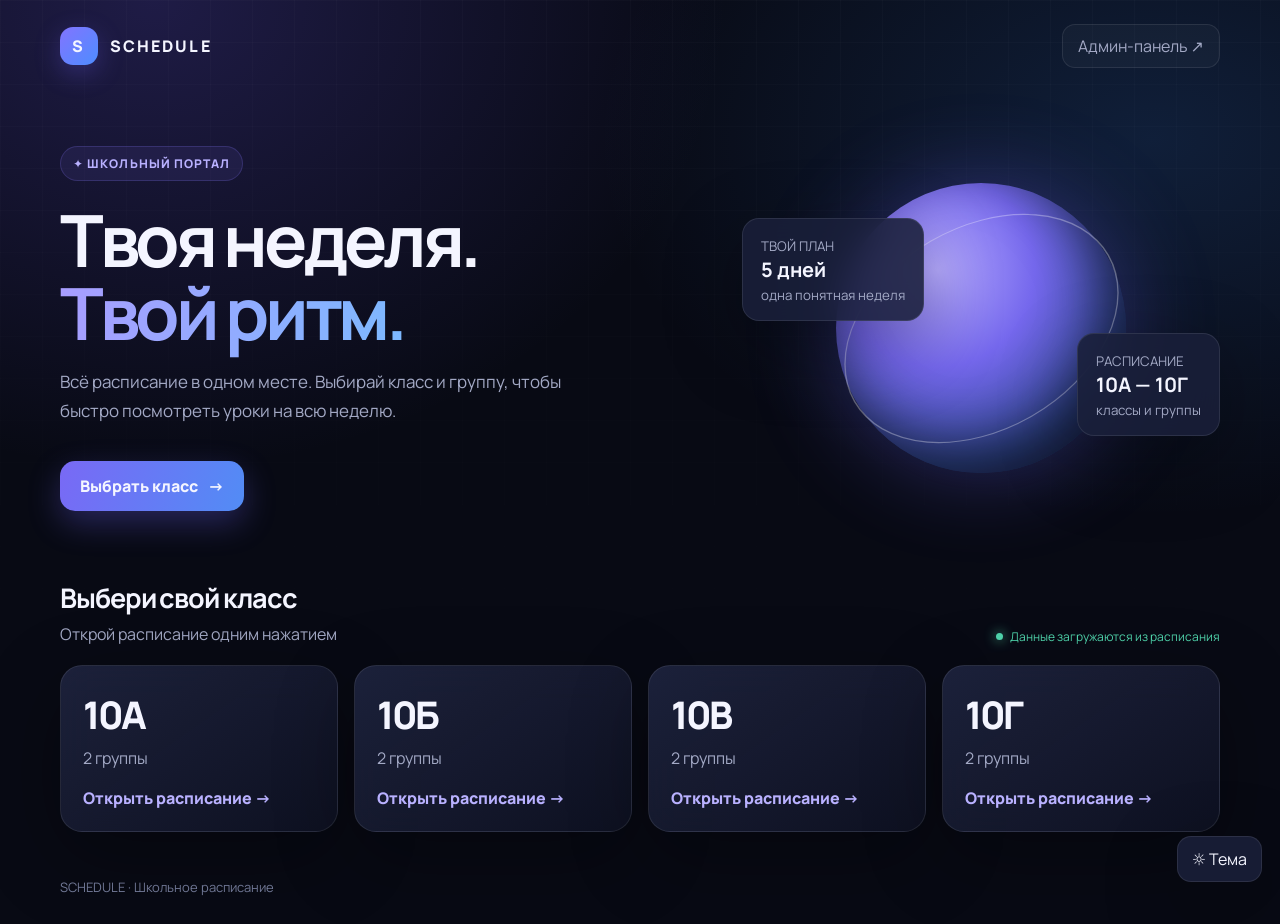
<file: index.html>
<!doctype html><html lang="ru"><head><meta charset="utf-8"><meta name="viewport" content="width=device-width,initial-scale=1"><meta name="theme-color" content="#080a14"><title>Школьное расписание</title><link rel="stylesheet" href="style.css"><script>(()=>{try{if(localStorage.getItem('schedule_theme')==='light')document.documentElement.dataset.theme='light'}catch(e){}})()</script></head><body><main class="shell"><nav class="topbar"><a class="brand" href="index.html"><span class="brand-mark">S</span><span>SCHEDULE</span></a><a class="navlink" href="admin.html">Админ-панель ↗</a></nav><section class="hero"><div><span class="eyebrow">✦ школьный портал</span><h1>Твоя неделя.<br><span class="gradient">Твой ритм.</span></h1><p class="lead">Всё расписание в одном месте. Выбирай класс и группу, чтобы быстро посмотреть уроки на всю неделю.</p><a class="primary" href="#classes">Выбрать класс <span>→</span></a></div><div class="hero-art"><div class="orb"></div><div class="float-card fc1"><small>ТВОЙ ПЛАН</small><strong>5 дней</strong><small>одна понятная неделя</small></div><div class="float-card fc2"><small>РАСПИСАНИЕ</small><strong>10А — 10Г</strong><small>классы и группы</small></div></div></section><section id="classes"><div class="section-head"><div><h2>Выбери свой класс</h2><p>Открой расписание одним нажатием</p></div><span class="status">Данные загружаются из расписания</span></div><div class="class-grid" id="class-grid"><article class="class-card"><div class="class-num">…</div><p>Загружаем классы</p></article></div></section><footer class="footer">SCHEDULE · Школьное расписание</footer></main><button class="theme-toggle" id="theme-toggle" type="button">☼ Тема</button><script>
const grid=document.getElementById('class-grid');
fetch('data.json?v='+Date.now()).then(r=>{if(!r.ok)throw Error('Не удалось загрузить data.json');return r.json()}).then(data=>{grid.replaceChildren();Object.keys(data).sort().forEach(cls=>{const card=document.createElement('a');card.className='class-card';card.href='schedule.html?class='+encodeURIComponent(cls);const num=document.createElement('div');num.className='class-num';num.textContent=cls;const p=document.createElement('p');const groups=Object.keys(data[cls]||{}).length;p.textContent=groups+' '+(groups===1?'группа':groups>=2&&groups<=4?'группы':'групп');const link=document.createElement('span');link.className='card-link';link.textContent='Открыть расписание →';card.append(num,p,link);grid.append(card)})}).catch(e=>{grid.textContent='Не удалось загрузить классы. Проверьте наличие data.json.';console.error(e)});
document.getElementById('theme-toggle').onclick=()=>{const light=document.documentElement.dataset.theme!=='light';if(light){document.documentElement.dataset.theme='light';localStorage.setItem('schedule_theme','light')}else{delete document.documentElement.dataset.theme;localStorage.setItem('schedule_theme','dark')}};
</script></body></html>
</file>
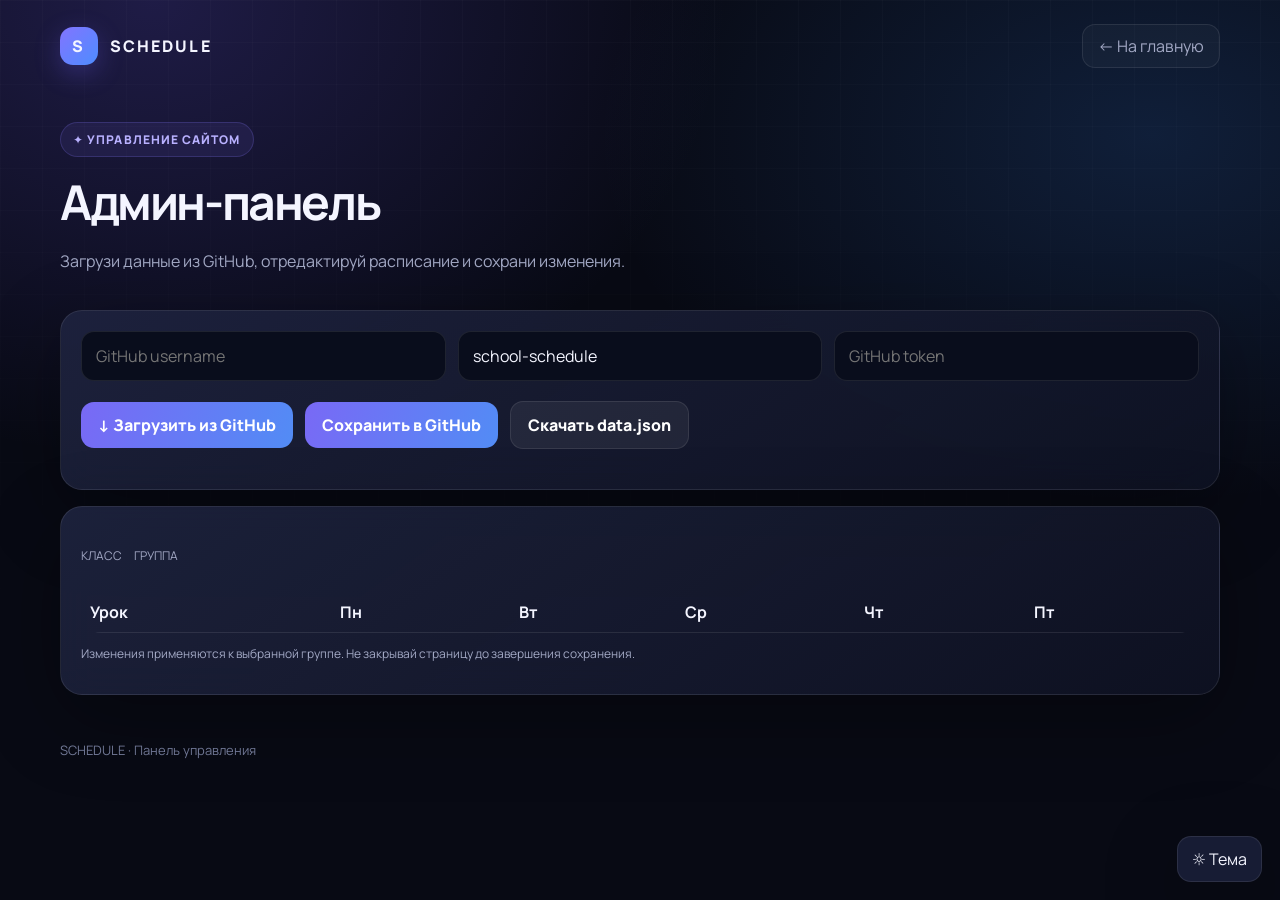
<file: admin.html>
<!doctype html><html lang="ru"><head><meta charset="utf-8"><meta name="viewport" content="width=device-width,initial-scale=1"><title>Админ-панель · SCHEDULE</title><link rel="stylesheet" href="style.css"><script>(()=>{try{if(localStorage.getItem('schedule_theme')==='light')document.documentElement.dataset.theme='light'}catch(e){}})()</script></head><body><main class="shell"><nav class="topbar"><a class="brand" href="index.html"><span class="brand-mark">S</span><span>SCHEDULE</span></a><a class="navlink" href="index.html">← На главную</a></nav><header class="page-head"><span class="eyebrow">✦ управление сайтом</span><h1>Админ-панель</h1><p class="muted">Загрузи данные из GitHub, отредактируй расписание и сохрани изменения.</p></header><section class="glass" style="padding:20px"><div class="admin-grid"><input class="field" id="owner" placeholder="GitHub username"><input class="field" id="repo" value="school-schedule" placeholder="Репозиторий"><input class="field" id="token" type="password" placeholder="GitHub token"></div><div class="toolbar"><button class="action" id="load">↓ Загрузить из GitHub</button><button class="action" id="save">Сохранить в GitHub</button><button class="action secondary" id="download">Скачать data.json</button></div><div class="message" id="message"></div></section><section class="glass" style="padding:20px;margin-top:16px"><div class="toolbar"><div><div class="muted" style="font-size:12px;margin-bottom:8px">КЛАСС</div><div class="pill-row" id="classes"></div></div><div><div class="muted" style="font-size:12px;margin-bottom:8px">ГРУППА</div><div class="pill-row" id="groups"></div></div></div><div class="schedule-wrap"><table class="admin-table"><thead><tr><th>Урок</th><th>Пн</th><th>Вт</th><th>Ср</th><th>Чт</th><th>Пт</th></tr></thead><tbody id="editor"></tbody></table></div><p class="muted" style="font-size:12px">Изменения применяются к выбранной группе. Не закрывай страницу до завершения сохранения.</p></section><footer class="footer">SCHEDULE · Панель управления</footer></main><button class="theme-toggle" id="theme-toggle">☼ Тема</button><script>
let DATA=null,sha=null,cls='10Г',grp='Группа 2';const $=id=>document.getElementById(id);function msg(s,err=false){const m=$('message');m.textContent=s;m.className='message show'+(err?' error':'')}function creds(){const owner=$('owner').value.trim(),repo=$('repo').value.trim(),token=$('token').value.trim();if(!owner||!repo||!token){msg('Заполни логин, репозиторий и токен GitHub.',true);return null}sessionStorage.setItem('gh_owner',owner);sessionStorage.setItem('gh_repo',repo);return{owner,repo,token}}function url(c){return `https://api.github.com/repos/${encodeURIComponent(c.owner)}/${encodeURIComponent(c.repo)}/contents/data.json`}function decode(s){return decodeURIComponent(escape(atob(s.replace(/\n/g,''))))}function encode(s){return btoa(unescape(encodeURIComponent(s)))}async function load(){const c=creds();if(!c)return;try{const r=await fetch(url(c)+'?t='+Date.now(),{headers:{Authorization:'Bearer '+c.token,Accept:'application/vnd.github+json'}});if(!r.ok)throw Error('GitHub HTTP '+r.status);const j=await r.json();DATA=JSON.parse(decode(j.content));sha=j.sha;render();msg('Данные успешно загружены из GitHub.')}catch(e){msg('Не удалось загрузить: '+e.message,true)}}function render(){if(!DATA)return;if(!DATA[cls])cls=Object.keys(DATA)[0];if(!DATA[cls][grp])grp=Object.keys(DATA[cls])[0];$('classes').replaceChildren();$('groups').replaceChildren();Object.keys(DATA).forEach(c=>mkpill($('classes'),c,c===cls,()=>{cls=c;render()}));Object.keys(DATA[cls]).forEach(g=>mkpill($('groups'),g,g===grp,()=>{grp=g;render()}));const body=$('editor');body.replaceChildren();const grid=DATA[cls][grp].grid;for(let i=0;i<8;i++){const tr=document.createElement('tr'),th=document.createElement('th');th.textContent=(i+1)+' урок';tr.append(th);for(let d=0;d<5;d++){const td=document.createElement('td'),input=document.createElement('input');input.className='field';input.value=grid[i]?.[d]||'';input.setAttribute('aria-label',`${i+1} урок, день ${d+1}`);input.oninput=()=>{DATA[cls][grp].grid[i][d]=input.value.trim()};td.append(input);tr.append(td)}body.append(tr)}}function mkpill(parent,label,active,fn){const b=document.createElement('button');b.className='pill'+(active?' active':'');b.textContent=label;b.onclick=fn;parent.append(b)}async function save(){const c=creds();if(!c||!DATA)return;try{if(!sha){const check=await fetch(url(c),{headers:{Authorization:'Bearer '+c.token,Accept:'application/vnd.github+json'}});if(!check.ok)throw Error('Не удалось получить SHA файла: '+check.status);sha=(await check.json()).sha}const r=await fetch(url(c),{method:'PUT',headers:{Authorization:'Bearer '+c.token,Accept:'application/vnd.github+json','Content-Type':'application/json'},body:JSON.stringify({message:'Обновление школьного расписания',content:encode(JSON.stringify(DATA,null,2)),sha})});if(!r.ok)throw Error('GitHub HTTP '+r.status);const j=await r.json();sha=j.content.sha;msg('Сохранено в GitHub! Обычно Pages обновляется в течение нескольких минут.')}catch(e){msg('Ошибка сохранения: '+e.message,true)}}$('load').onclick=load;$('save').onclick=save;$('download').onclick=()=>{if(!DATA){msg('Сначала загрузи данные.',true);return}const a=document.createElement('a'),blob=new Blob([JSON.stringify(DATA,null,2)],{type:'application/json'});a.href=URL.createObjectURL(blob);a.download='data.json';a.click();URL.revokeObjectURL(a.href)};window.addEventListener('DOMContentLoaded',()=>{$('owner').value=sessionStorage.getItem('gh_owner')||'';$('repo').value=sessionStorage.getItem('gh_repo')||'school-schedule'});$('theme-toggle').onclick=()=>{const light=document.documentElement.dataset.theme!=='light';if(light){document.documentElement.dataset.theme='light';localStorage.setItem('schedule_theme','light')}else{delete document.documentElement.dataset.theme;localStorage.setItem('schedule_theme','dark')}};
</script></body></html>
</file>
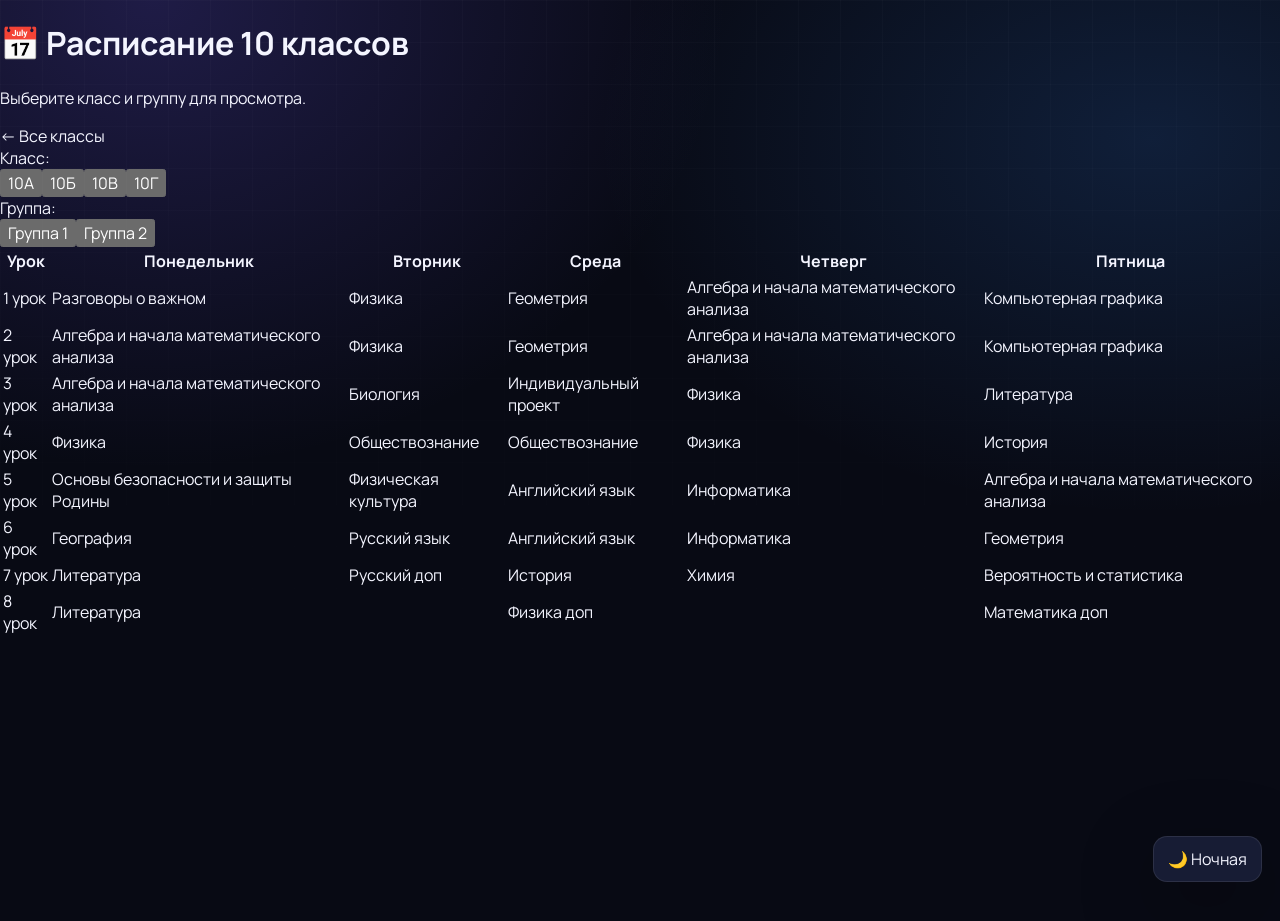
<file: raspisanie.html>
<!DOCTYPE html>
<html lang="ru">
<head>
<meta charset="UTF-8">
<meta name="viewport" content="width=device-width, initial-scale=1.0">
<title>Расписание 10 классов</title>
<link rel="stylesheet" href="style.css">
</head>
<body>
<div class="wrap">

  <header>
    <div>
      <h1>📅 Расписание 10 классов</h1>
      <p>Выберите класс и группу для просмотра.</p>
    </div>
    <a class="back-link" href="index.html">← Все классы</a>
  </header>

  <div class="controls">
    <div class="control-row">
      <span class="control-label">Класс:</span>
      <div class="btn-group" id="class-btns"></div>
    </div>
    <div class="control-row">
      <span class="control-label">Группа:</span>
      <div class="btn-group" id="group-btns"></div>
    </div>
  </div>

  <div class="table-container">
    <table>
      <thead>
        <tr>
          <th class="lesson-num">Урок</th>
          <th class="day-header" data-day="0">Понедельник</th>
          <th class="day-header" data-day="1">Вторник</th>
          <th class="day-header" data-day="2">Среда</th>
          <th class="day-header" data-day="3">Четверг</th>
          <th class="day-header" data-day="4">Пятница</th>
        </tr>
      </thead>
      <tbody id="tbody"></tbody>
    </table>
  </div>

</div>

<button class="theme-toggle" id="theme-toggle" type="button" aria-label="Переключить тему">
  <span class="theme-icon">🌙</span>
  <span class="theme-text">Ночная</span>
</button>

<script>
const DAYS = 5;
let DATA = null;
let CURRENT_CLASS = '10А';
let CURRENT_GROUP = 'Группа 1';

/* ===== ТЕМА ===== */
const THEME_KEY = 'schedule_theme';

function applyTheme(theme) {
  const btn = document.getElementById('theme-toggle');
  const icon = btn.querySelector('.theme-icon');
  const text = btn.querySelector('.theme-text');
  if (theme === 'dark') {
    document.body.classList.add('dark');
    icon.textContent = '☀️';
    text.textContent = 'Дневная';
  } else {
    document.body.classList.remove('dark');
    icon.textContent = '🌙';
    text.textContent = 'Ночная';
  }
}

function initTheme() {
  const saved = localStorage.getItem(THEME_KEY) || 'light';
  applyTheme(saved);
  document.getElementById('theme-toggle').addEventListener('click', () => {
    const isDark = document.body.classList.contains('dark');
    const next = isDark ? 'light' : 'dark';
    localStorage.setItem(THEME_KEY, next);
    applyTheme(next);
  });
}

/* ===== ДАННЫЕ ===== */
async function load() {
  try {
    const res = await fetch('data.json?t=' + Date.now());
    DATA = await res.json();
    renderButtons();
    renderTable();
  } catch (e) {
    alert('Ошибка загрузки данных: ' + e.message);
  }
}

function renderButtons() {
  const classBtns = document.getElementById('class-btns');
  const groupBtns = document.getElementById('group-btns');
  classBtns.innerHTML = '';
  groupBtns.innerHTML = '';

  Object.keys(DATA).forEach(cls => {
    const btn = document.createElement('button');
    btn.className = 'ctrl-btn' + (cls === CURRENT_CLASS ? ' active' : '');
    btn.textContent = cls;
    btn.onclick = () => {
      CURRENT_CLASS = cls;
      renderButtons();
      renderTable();
    };
    classBtns.appendChild(btn);
  });

  Object.keys(DATA[CURRENT_CLASS]).forEach(grp => {
    const btn = document.createElement('button');
    btn.className = 'ctrl-btn' + (grp === CURRENT_GROUP ? ' active' : '');
    btn.textContent = grp;
    btn.onclick = () => {
      CURRENT_GROUP = grp;
      renderButtons();
      renderTable();
    };
    groupBtns.appendChild(btn);
  });
}

function renderTable() {
  const tbody = document.getElementById('tbody');
  tbody.innerHTML = '';
  const grid = DATA[CURRENT_CLASS][CURRENT_GROUP].grid;

  grid.forEach((row, r) => {
    const tr = document.createElement('tr');
    const th = document.createElement('td');
    th.className = 'lesson-num';
    th.textContent = (r + 1) + ' урок';
    tr.appendChild(th);

    for (let d = 0; d < DAYS; d++) {
      const td = document.createElement('td');
      td.className = 'cell';
      td.textContent = row[d] || '';
      tr.appendChild(td);
    }
    tbody.appendChild(tr);
  });
}

initTheme();
load();
</script>
</body>
</html>
</file>
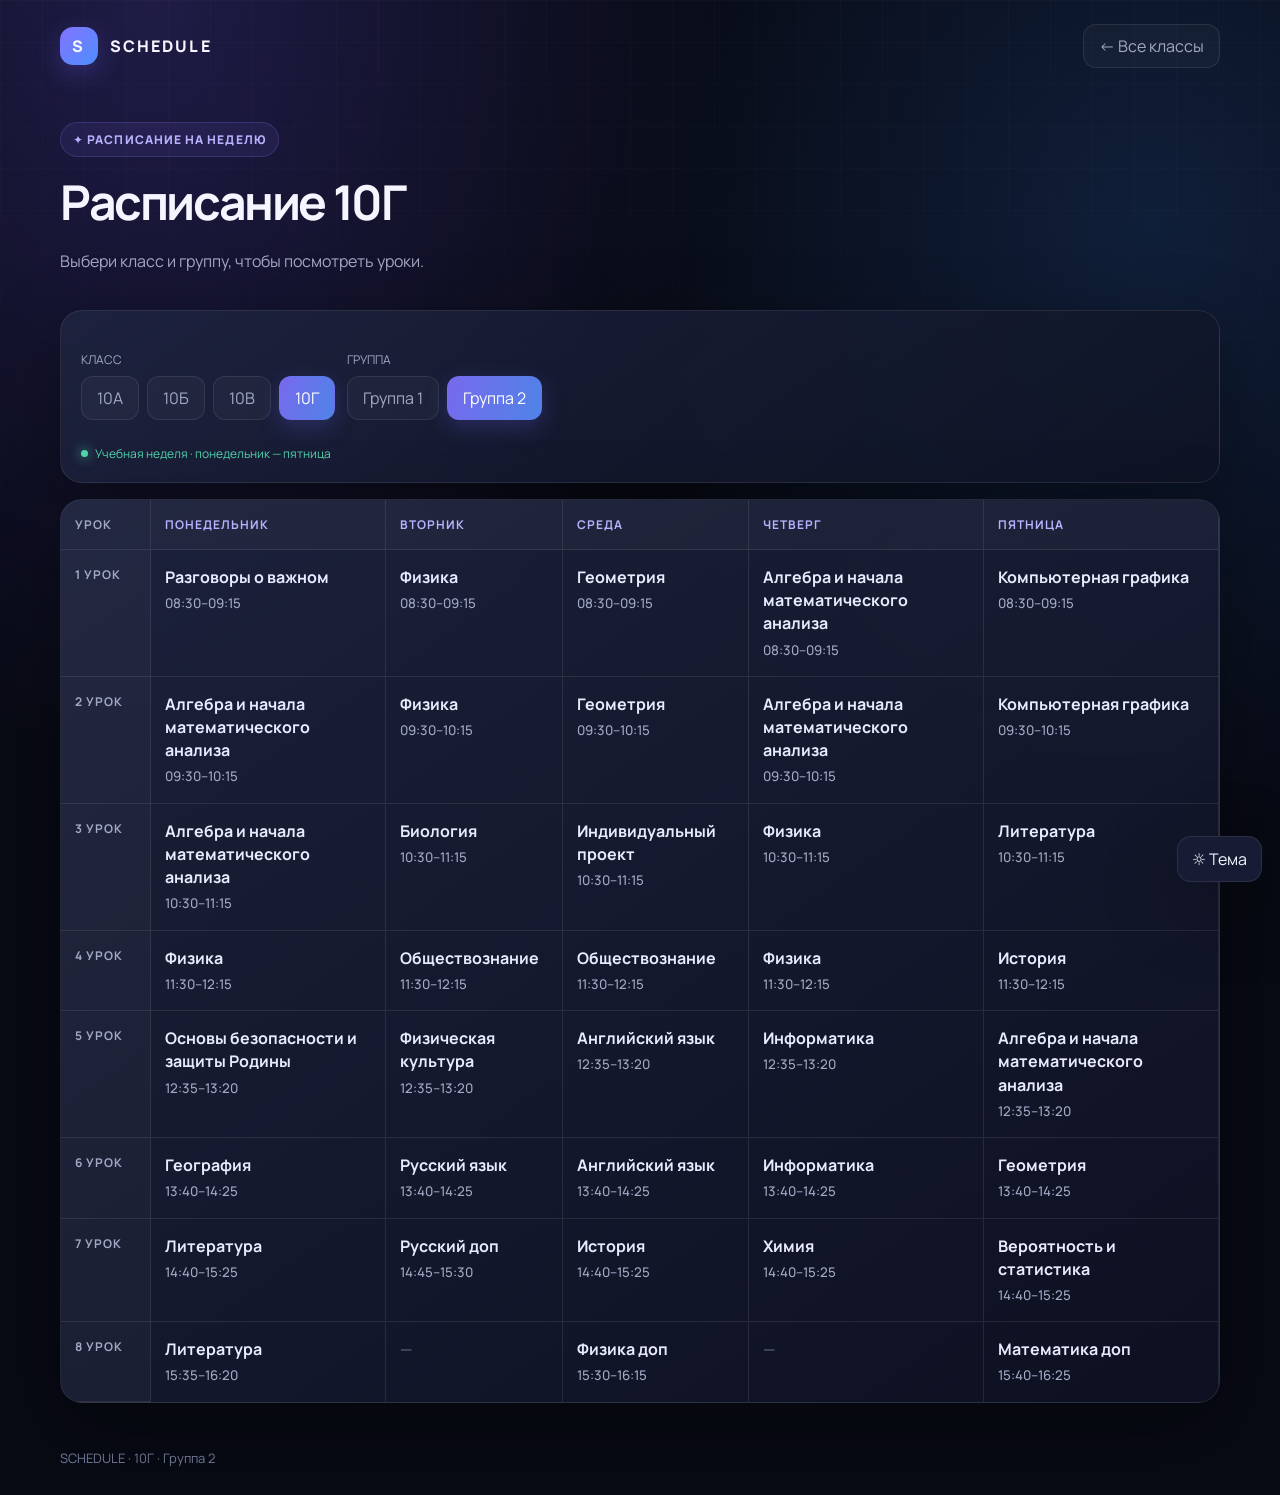
<file: schedule.html>
<!doctype html><html lang="ru"><head><meta charset="utf-8"><meta name="viewport" content="width=device-width,initial-scale=1"><meta name="theme-color" content="#080a14"><title>Расписание класса</title><link rel="stylesheet" href="style.css"><script>(()=>{try{if(localStorage.getItem('schedule_theme')==='light')document.documentElement.dataset.theme='light'}catch(e){}})()</script></head><body><main class="shell"><nav class="topbar"><a class="brand" href="index.html"><span class="brand-mark">S</span><span>SCHEDULE</span></a><a class="navlink" href="index.html">← Все классы</a></nav><header class="page-head"><span class="eyebrow">✦ расписание на неделю</span><h1 id="page-title">Расписание</h1><p class="muted">Выбери класс и группу, чтобы посмотреть уроки.</p></header><section class="glass" style="padding:20px"><div class="toolbar"><div><div class="muted" style="font-size:12px;margin-bottom:8px">КЛАСС</div><div class="pill-row" id="class-pills"></div></div><div><div class="muted" style="font-size:12px;margin-bottom:8px">ГРУППА</div><div class="pill-row" id="group-pills"></div></div></div><div class="status" id="week-status">Учебная неделя · понедельник — пятница</div></section><section class="schedule-wrap glass" style="margin-top:16px"><table class="schedule"><thead><tr><th>Урок</th><th>Понедельник</th><th>Вторник</th><th>Среда</th><th>Четверг</th><th>Пятница</th></tr></thead><tbody id="schedule-body"></tbody></table></section><section class="mobile-days" id="mobile-days"></section><footer class="footer">SCHEDULE · <span id="footer-class"></span></footer></main><button class="theme-toggle" id="theme-toggle" type="button">☼ Тема</button><script>
const DAYS=['Понедельник','Вторник','Среда','Четверг','Пятница'];
const TIMES=[['08:30–09:15','09:30–10:15','10:30–11:15','11:30–12:15','12:35–13:20','13:40–14:25','14:40–15:25','15:35–16:20'],['08:30–09:15','09:30–10:15','10:30–11:15','11:30–12:15','12:35–13:20','13:40–14:25','14:45–15:30',''],['08:30–09:15','09:30–10:15','10:30–11:15','11:30–12:15','12:35–13:20','13:40–14:25','14:40–15:25','15:30–16:15'],['08:30–09:15','09:30–10:15','10:30–11:15','11:30–12:15','12:35–13:20','13:40–14:25','14:40–15:25',''],['08:30–09:15','09:30–10:15','10:30–11:15','11:30–12:15','12:35–13:20','13:40–14:25','14:40–15:25','15:40–16:25']];
let DATA={},currentClass=new URLSearchParams(location.search).get('class')||'10Г',currentGroup='Группа 2';
const $=id=>document.getElementById(id);function pill(container,label,active,fn){const b=document.createElement('button');b.className='pill'+(active?' active':'');b.textContent=label;b.onclick=fn;container.append(b)}
function render(){const groups=Object.keys(DATA[currentClass]||{});if(!groups.includes(currentGroup))currentGroup=groups[0]||'';$('page-title').textContent='Расписание '+currentClass;$('footer-class').textContent=currentClass+' · '+currentGroup;const cp=$('class-pills'),gp=$('group-pills');cp.replaceChildren();gp.replaceChildren();Object.keys(DATA).sort().forEach(c=>pill(cp,c,c===currentClass,()=>{currentClass=c;render();history.replaceState(null,'','?class='+encodeURIComponent(c))}));groups.forEach(g=>pill(gp,g,g===currentGroup,()=>{currentGroup=g;render()}));const grid=DATA[currentClass]?.[currentGroup]?.grid||[];const tbody=$('schedule-body');tbody.replaceChildren();for(let i=0;i<8;i++){const tr=document.createElement('tr'),th=document.createElement('th');th.textContent=(i+1)+' урок';tr.append(th);for(let d=0;d<5;d++){const td=document.createElement('td'),v=grid[i]?.[d]||'';td.textContent=v||'—';if(!v)td.className='empty';else td.className='lesson';const time=TIMES[d][i];if(time){const small=document.createElement('small');small.textContent=time;td.append(small)}tr.append(td)}tbody.append(tr)}const mobile=$('mobile-days');mobile.replaceChildren();DAYS.forEach((day,d)=>{const card=document.createElement('article');card.className='day-card glass';const h=document.createElement('h3');h.textContent=day;card.append(h);let count=0;for(let i=0;i<8;i++){const name=grid[i]?.[d]||'';if(!name)continue;count++;const row=document.createElement('div');row.className='lesson-row';const time=document.createElement('div');time.className='lesson-time';time.textContent=TIMES[d][i]||'';const subject=document.createElement('div');subject.className='lesson-name';subject.textContent=name;row.append(time,subject);card.append(row)}if(!count){const p=document.createElement('p');p.className='muted';p.textContent='Уроков нет';card.append(p)}mobile.append(card)})}
fetch('data.json?v='+Date.now()).then(r=>{if(!r.ok)throw Error('HTTP '+r.status);return r.json()}).then(data=>{DATA=data;if(!DATA[currentClass])currentClass=Object.keys(DATA)[0];render()}).catch(e=>{$('page-title').textContent='Не удалось загрузить расписание';console.error(e)});
$('theme-toggle').onclick=()=>{const light=document.documentElement.dataset.theme!=='light';if(light){document.documentElement.dataset.theme='light';localStorage.setItem('schedule_theme','light')}else{delete document.documentElement.dataset.theme;localStorage.setItem('schedule_theme','dark')}};
</script></body></html>
</file>
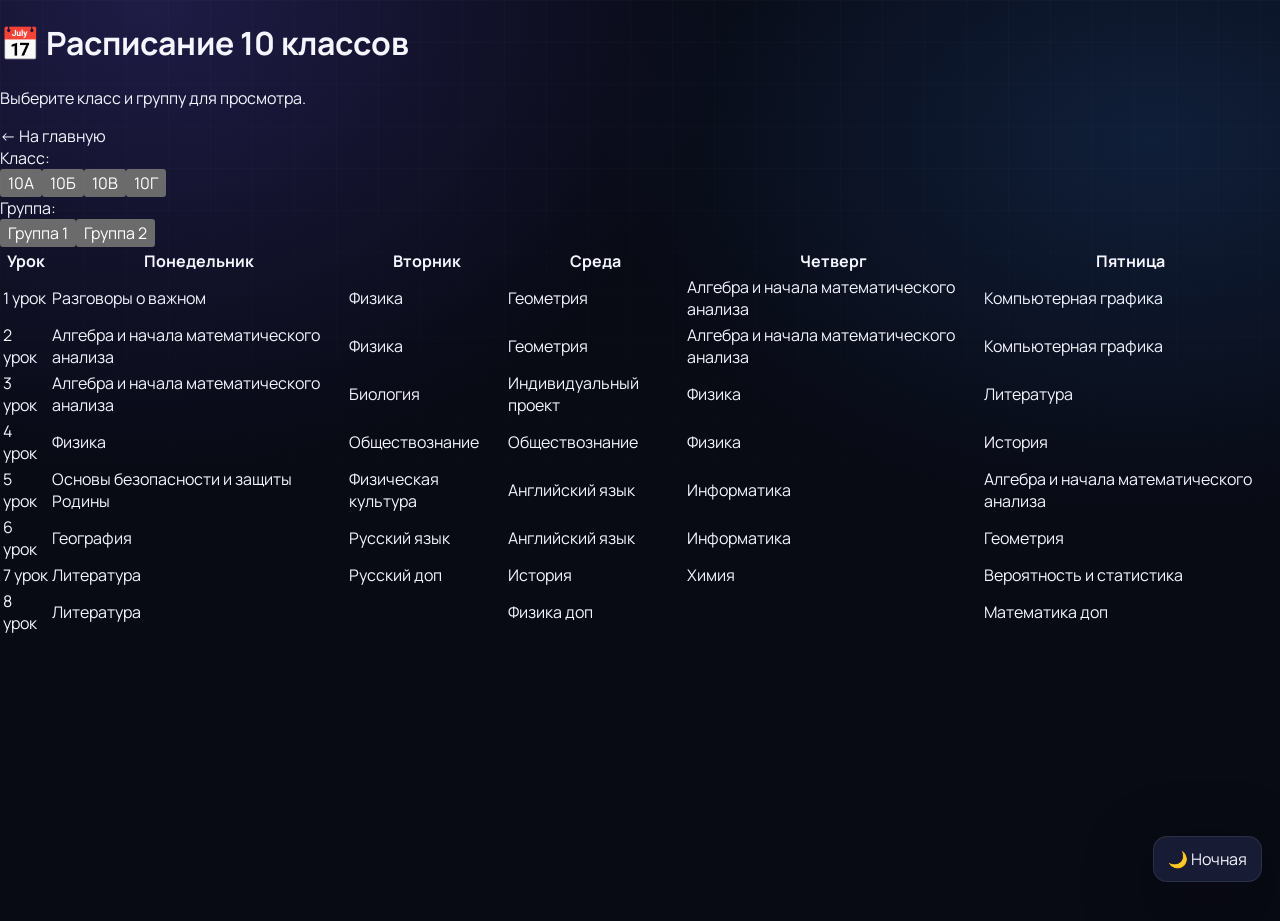
<file: schedule10.html>
<!DOCTYPE html>
<html lang="ru">
<head>
<meta charset="UTF-8">
<meta name="viewport" content="width=device-width, initial-scale=1.0">
<title>Расписание 10 классов</title>
<link rel="stylesheet" href="style.css">
</head>
<body>
<div class="wrap">

  <header>
    <div>
      <h1>📅 Расписание 10 классов</h1>
      <p>Выберите класс и группу для просмотра.</p>
    </div>
    <a class="back-link" href="index.html">← На главную</a>
  </header>

  <div class="controls">
    <div class="control-row">
      <span class="control-label">Класс:</span>
      <div class="btn-group" id="class-btns"></div>
    </div>
    <div class="control-row">
      <span class="control-label">Группа:</span>
      <div class="btn-group" id="group-btns"></div>
    </div>
  </div>

  <div class="table-container">
    <table>
      <thead>
        <tr>
          <th class="lesson-num">Урок</th>
          <th class="day-header" data-day="0">Понедельник</th>
          <th class="day-header" data-day="1">Вторник</th>
          <th class="day-header" data-day="2">Среда</th>
          <th class="day-header" data-day="3">Четверг</th>
          <th class="day-header" data-day="4">Пятница</th>
        </tr>
      </thead>
      <tbody id="tbody"></tbody>
    </table>
  </div>

</div>

<button class="theme-toggle" id="theme-toggle" type="button" aria-label="Переключить тему">
  <span class="theme-icon">🌙</span>
  <span class="theme-text">Ночная</span>
</button>

<script>
const DAYS = 5;
let DATA = null;
let CURRENT_CLASS = '10А';
let CURRENT_GROUP = 'Группа 1';

const THEME_KEY = 'schedule_theme';
function applyTheme(theme) {
  const btn = document.getElementById('theme-toggle');
  const icon = btn.querySelector('.theme-icon');
  const text = btn.querySelector('.theme-text');
  if (theme === 'dark') {
    document.body.classList.add('dark');
    icon.textContent = '☀️'; text.textContent = 'Дневная';
  } else {
    document.body.classList.remove('dark');
    icon.textContent = '🌙'; text.textContent = 'Ночная';
  }
}
function initTheme() {
  const saved = localStorage.getItem(THEME_KEY) || 'light';
  applyTheme(saved);
  document.getElementById('theme-toggle').addEventListener('click', () => {
    const isDark = document.body.classList.contains('dark');
    const next = isDark ? 'light' : 'dark';
    localStorage.setItem(THEME_KEY, next);
    applyTheme(next);
  });
}

async function load() {
  try {
    const res = await fetch('data.json?t=' + Date.now());
    DATA = await res.json();
    renderButtons();
    renderTable();
  } catch (e) {
    alert('Ошибка загрузки данных: ' + e.message);
  }
}

function renderButtons() {
  const classBtns = document.getElementById('class-btns');
  const groupBtns = document.getElementById('group-btns');
  classBtns.innerHTML = ''; groupBtns.innerHTML = '';

  Object.keys(DATA).forEach(cls => {
    const btn = document.createElement('button');
    btn.className = 'ctrl-btn' + (cls === CURRENT_CLASS ? ' active' : '');
    btn.textContent = cls;
    btn.onclick = () => { CURRENT_CLASS = cls; renderButtons(); renderTable(); };
    classBtns.appendChild(btn);
  });

  Object.keys(DATA[CURRENT_CLASS]).forEach(grp => {
    const btn = document.createElement('button');
    btn.className = 'ctrl-btn' + (grp === CURRENT_GROUP ? ' active' : '');
    btn.textContent = grp;
    btn.onclick = () => { CURRENT_GROUP = grp; renderButtons(); renderTable(); };
    groupBtns.appendChild(btn);
  });
}

function renderTable() {
  const tbody = document.getElementById('tbody');
  tbody.innerHTML = '';
  const grid = DATA[CURRENT_CLASS][CURRENT_GROUP].grid;
  grid.forEach((row, r) => {
    const tr = document.createElement('tr');
    const th = document.createElement('td');
    th.className = 'lesson-num';
    th.textContent = (r + 1) + ' урок';
    tr.appendChild(th);
    for (let d = 0; d < DAYS; d++) {
      const td = document.createElement('td');
      td.className = 'cell';
      td.textContent = row[d] || '';
      tr.appendChild(td);
    }
    tbody.appendChild(tr);
  });
}

initTheme();
load();
</script>
</body>
</html>
</file>
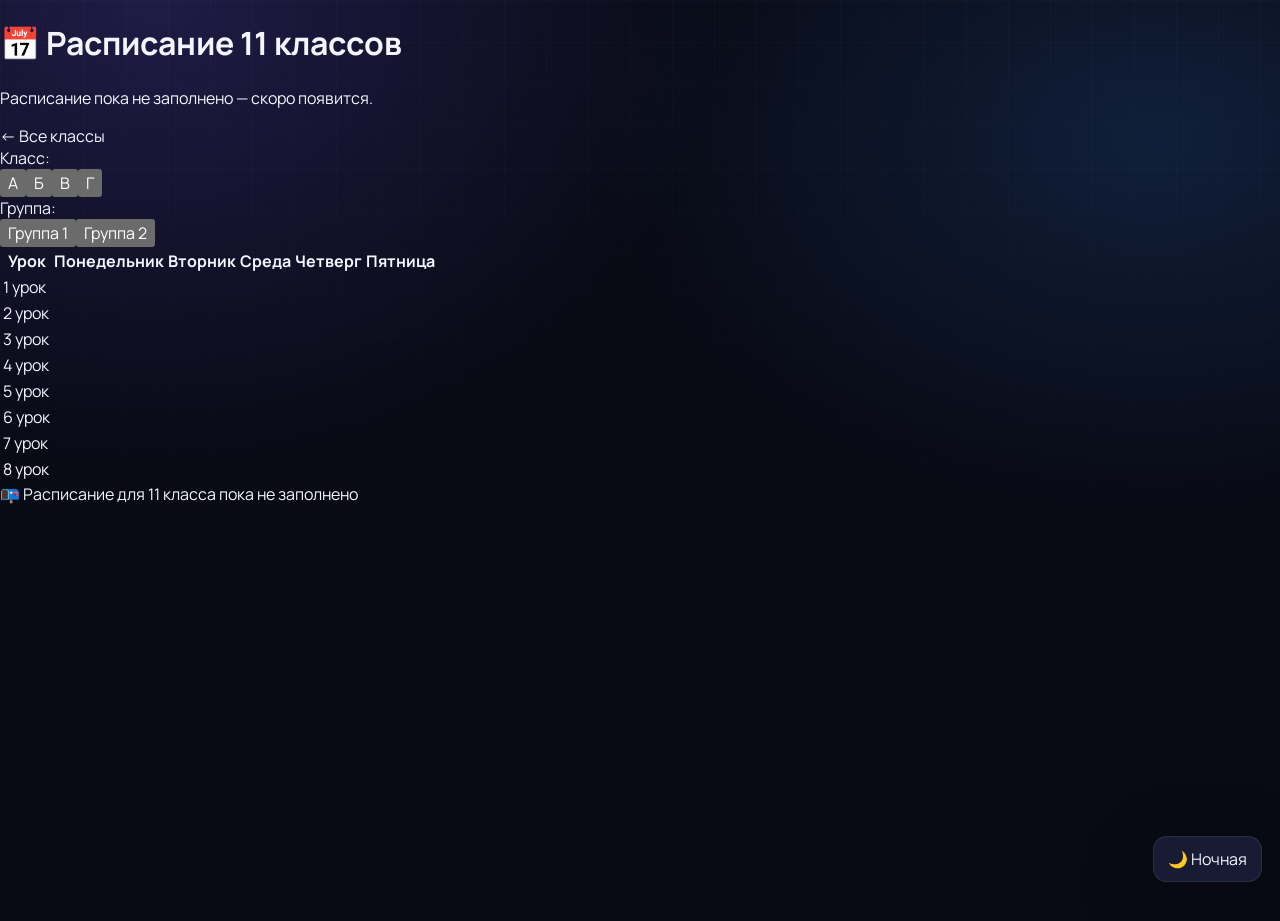
<file: schedule11.html>
<!DOCTYPE html>
<html lang="ru">
<head>
<meta charset="UTF-8">
<meta name="viewport" content="width=device-width, initial-scale=1.0">
<title>Расписание 11 классов</title>
<link rel="stylesheet" href="style.css">
<script>
(function () {
  try {
    var theme = localStorage.getItem('schedule_theme') || 'light';
    var root = document.documentElement;
    if (theme === 'dark') root.classList.add('dark');
    root.classList.add('theme-init');
    window.addEventListener('load', function () {
      setTimeout(function () { root.classList.remove('theme-init'); }, 50);
    });
  } catch (e) {}
})();
</script>
</head>
<body>
<div class="wrap">

  <header>
    <div>
      <h1>📅 Расписание 11 классов</h1>
      <p>Расписание пока не заполнено — скоро появится.</p>
    </div>
    <a class="back-link" href="index.html">← Все классы</a>
  </header>

  <div class="controls">
    <div class="control-row">
      <span class="control-label">Класс:</span>
      <div class="btn-group" id="class-btns"></div>
    </div>
    <div class="control-row">
      <span class="control-label">Группа:</span>
      <div class="btn-group" id="group-btns"></div>
    </div>
  </div>

  <div class="table-container">
    <table>
      <thead>
        <tr>
          <th class="lesson-num">Урок</th>
          <th class="day-header" data-day="0">Понедельник</th>
          <th class="day-header" data-day="1">Вторник</th>
          <th class="day-header" data-day="2">Среда</th>
          <th class="day-header" data-day="3">Четверг</th>
          <th class="day-header" data-day="4">Пятница</th>
        </tr>
      </thead>
      <tbody id="tbody"></tbody>
    </table>
    <div class="empty-hint">📭 Расписание для 11 класса пока не заполнено</div>
  </div>

</div>

<button class="theme-toggle" id="theme-toggle" type="button" aria-label="Переключить тему">
  <span class="theme-icon">🌙</span>
  <span class="theme-text">Ночная</span>
</button>

<script>
const DAYS = 5;
const LESSONS = 8;
const THEME_KEY = 'schedule_theme';

const CLASSES = ['А', 'Б', 'В', 'Г'];
const GROUPS  = ['Группа 1', 'Группа 2'];

let CURRENT_CLASS = 'А';
let CURRENT_GROUP = 'Группа 1';

function applyTheme(theme) {
  const btn = document.getElementById('theme-toggle');
  const icon = btn.querySelector('.theme-icon');
  const text = btn.querySelector('.theme-text');
  const root = document.documentElement;
  if (theme === 'dark') {
    root.classList.add('dark');
    icon.textContent = '☀️';
    text.textContent = 'Дневная';
  } else {
    root.classList.remove('dark');
    icon.textContent = '🌙';
    text.textContent = 'Ночная';
  }
}

function initTheme() {
  const saved = localStorage.getItem(THEME_KEY) || 'light';
  applyTheme(saved);
  document.getElementById('theme-toggle').addEventListener('click', () => {
    const isDark = document.documentElement.classList.contains('dark');
    const next = isDark ? 'light' : 'dark';
    localStorage.setItem(THEME_KEY, next);
    applyTheme(next);
  });
}

function renderButtons() {
  const classBtns = document.getElementById('class-btns');
  const groupBtns = document.getElementById('group-btns');
  classBtns.innerHTML = '';
  groupBtns.innerHTML = '';

  CLASSES.forEach(cls => {
    const btn = document.createElement('button');
    btn.className = 'ctrl-btn' + (cls === CURRENT_CLASS ? ' active' : '');
    btn.textContent = cls;
    btn.onclick = () => {
      CURRENT_CLASS = cls;
      renderButtons();
      renderTable();
    };
    classBtns.appendChild(btn);
  });

  GROUPS.forEach(grp => {
    const btn = document.createElement('button');
    btn.className = 'ctrl-btn' + (grp === CURRENT_GROUP ? ' active' : '');
    btn.textContent = grp;
    btn.onclick = () => {
      CURRENT_GROUP = grp;
      renderButtons();
      renderTable();
    };
    groupBtns.appendChild(btn);
  });
}

function renderTable() {
  const tbody = document.getElementById('tbody');
  tbody.innerHTML = '';

  for (let r = 0; r < LESSONS; r++) {
    const tr = document.createElement('tr');
    const th = document.createElement('td');
    th.className = 'lesson-num';
    th.textContent = (r + 1) + ' урок';
    tr.appendChild(th);

    for (let d = 0; d < DAYS; d++) {
      const td = document.createElement('td');
      td.className = 'cell';
      td.textContent = '';
      tr.appendChild(td);
    }
    tbody.appendChild(tr);
  }
}

initTheme();
renderButtons();
renderTable();
</script>
</body>
</html>
</file>
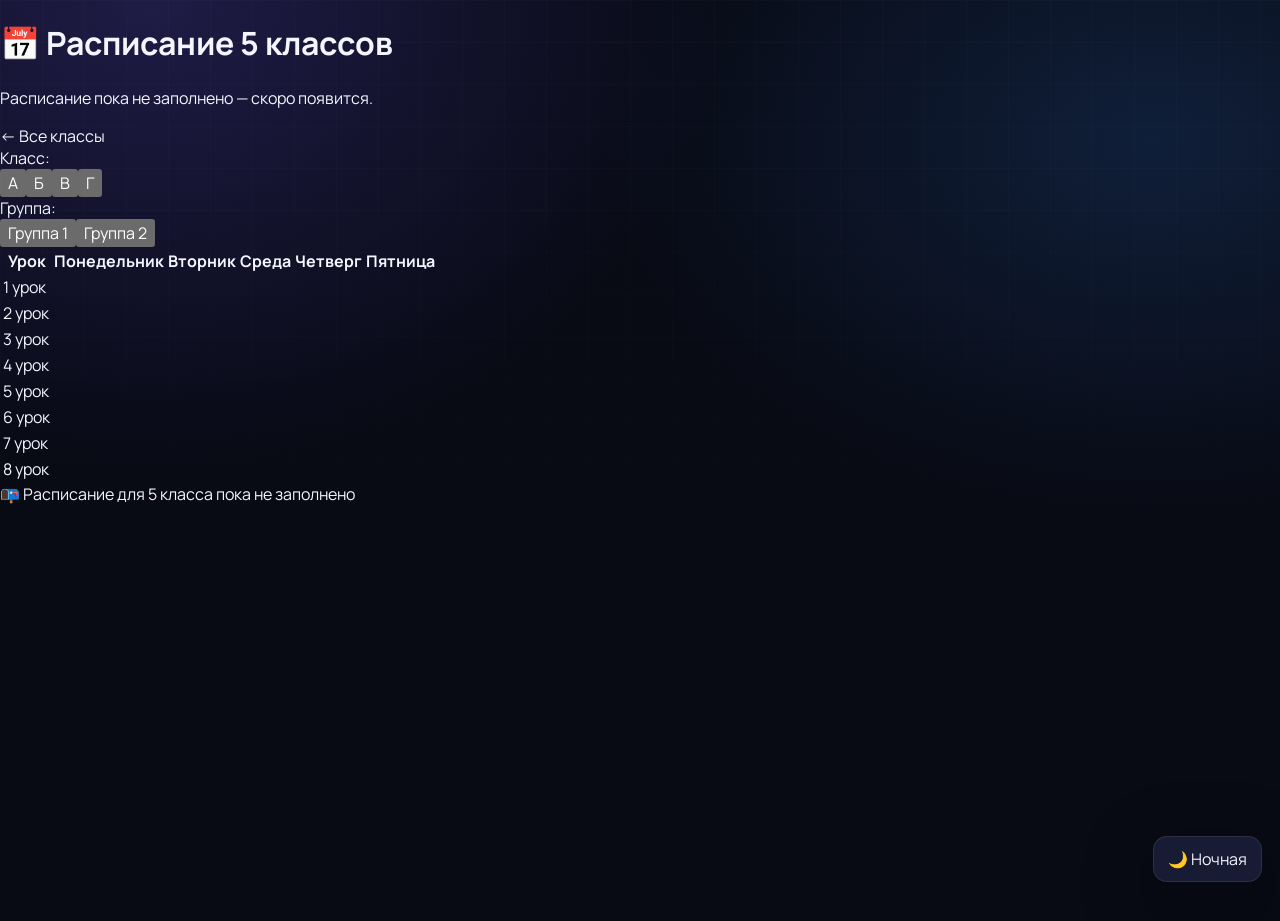
<file: schedule5.html>
<!DOCTYPE html>
<html lang="ru">
<head>
<meta charset="UTF-8">
<meta name="viewport" content="width=device-width, initial-scale=1.0">
<title>Расписание 5 классов</title>
<link rel="stylesheet" href="style.css">
<script>
(function () {
  try {
    var theme = localStorage.getItem('schedule_theme') || 'light';
    var root = document.documentElement;
    if (theme === 'dark') root.classList.add('dark');
    root.classList.add('theme-init');
    window.addEventListener('load', function () {
      setTimeout(function () { root.classList.remove('theme-init'); }, 50);
    });
  } catch (e) {}
})();
</script>
</head>
<body>
<div class="wrap">

  <header>
    <div>
      <h1>📅 Расписание 5 классов</h1>
      <p>Расписание пока не заполнено — скоро появится.</p>
    </div>
    <a class="back-link" href="index.html">← Все классы</a>
  </header>

  <div class="controls">
    <div class="control-row">
      <span class="control-label">Класс:</span>
      <div class="btn-group" id="class-btns"></div>
    </div>
    <div class="control-row">
      <span class="control-label">Группа:</span>
      <div class="btn-group" id="group-btns"></div>
    </div>
  </div>

  <div class="table-container">
    <table>
      <thead>
        <tr>
          <th class="lesson-num">Урок</th>
          <th class="day-header" data-day="0">Понедельник</th>
          <th class="day-header" data-day="1">Вторник</th>
          <th class="day-header" data-day="2">Среда</th>
          <th class="day-header" data-day="3">Четверг</th>
          <th class="day-header" data-day="4">Пятница</th>
        </tr>
      </thead>
      <tbody id="tbody"></tbody>
    </table>
    <div class="empty-hint">📭 Расписание для 5 класса пока не заполнено</div>
  </div>

</div>

<button class="theme-toggle" id="theme-toggle" type="button" aria-label="Переключить тему">
  <span class="theme-icon">🌙</span>
  <span class="theme-text">Ночная</span>
</button>

<script>
const DAYS = 5;
const LESSONS = 8;
const THEME_KEY = 'schedule_theme';

const CLASSES = ['А', 'Б', 'В', 'Г'];
const GROUPS  = ['Группа 1', 'Группа 2'];

let CURRENT_CLASS = 'А';
let CURRENT_GROUP = 'Группа 1';

function applyTheme(theme) {
  const btn = document.getElementById('theme-toggle');
  const icon = btn.querySelector('.theme-icon');
  const text = btn.querySelector('.theme-text');
  const root = document.documentElement;
  if (theme === 'dark') {
    root.classList.add('dark');
    icon.textContent = '☀️';
    text.textContent = 'Дневная';
  } else {
    root.classList.remove('dark');
    icon.textContent = '🌙';
    text.textContent = 'Ночная';
  }
}

function initTheme() {
  const saved = localStorage.getItem(THEME_KEY) || 'light';
  applyTheme(saved);
  document.getElementById('theme-toggle').addEventListener('click', () => {
    const isDark = document.documentElement.classList.contains('dark');
    const next = isDark ? 'light' : 'dark';
    localStorage.setItem(THEME_KEY, next);
    applyTheme(next);
  });
}

function renderButtons() {
  const classBtns = document.getElementById('class-btns');
  const groupBtns = document.getElementById('group-btns');
  classBtns.innerHTML = '';
  groupBtns.innerHTML = '';

  CLASSES.forEach(cls => {
    const btn = document.createElement('button');
    btn.className = 'ctrl-btn' + (cls === CURRENT_CLASS ? ' active' : '');
    btn.textContent = cls;
    btn.onclick = () => {
      CURRENT_CLASS = cls;
      renderButtons();
      renderTable();
    };
    classBtns.appendChild(btn);
  });

  GROUPS.forEach(grp => {
    const btn = document.createElement('button');
    btn.className = 'ctrl-btn' + (grp === CURRENT_GROUP ? ' active' : '');
    btn.textContent = grp;
    btn.onclick = () => {
      CURRENT_GROUP = grp;
      renderButtons();
      renderTable();
    };
    groupBtns.appendChild(btn);
  });
}

function renderTable() {
  const tbody = document.getElementById('tbody');
  tbody.innerHTML = '';

  for (let r = 0; r < LESSONS; r++) {
    const tr = document.createElement('tr');
    const th = document.createElement('td');
    th.className = 'lesson-num';
    th.textContent = (r + 1) + ' урок';
    tr.appendChild(th);

    for (let d = 0; d < DAYS; d++) {
      const td = document.createElement('td');
      td.className = 'cell';
      td.textContent = '';
      tr.appendChild(td);
    }
    tbody.appendChild(tr);
  }
}

initTheme();
renderButtons();
renderTable();
</script>
</body>
</html>
</file>
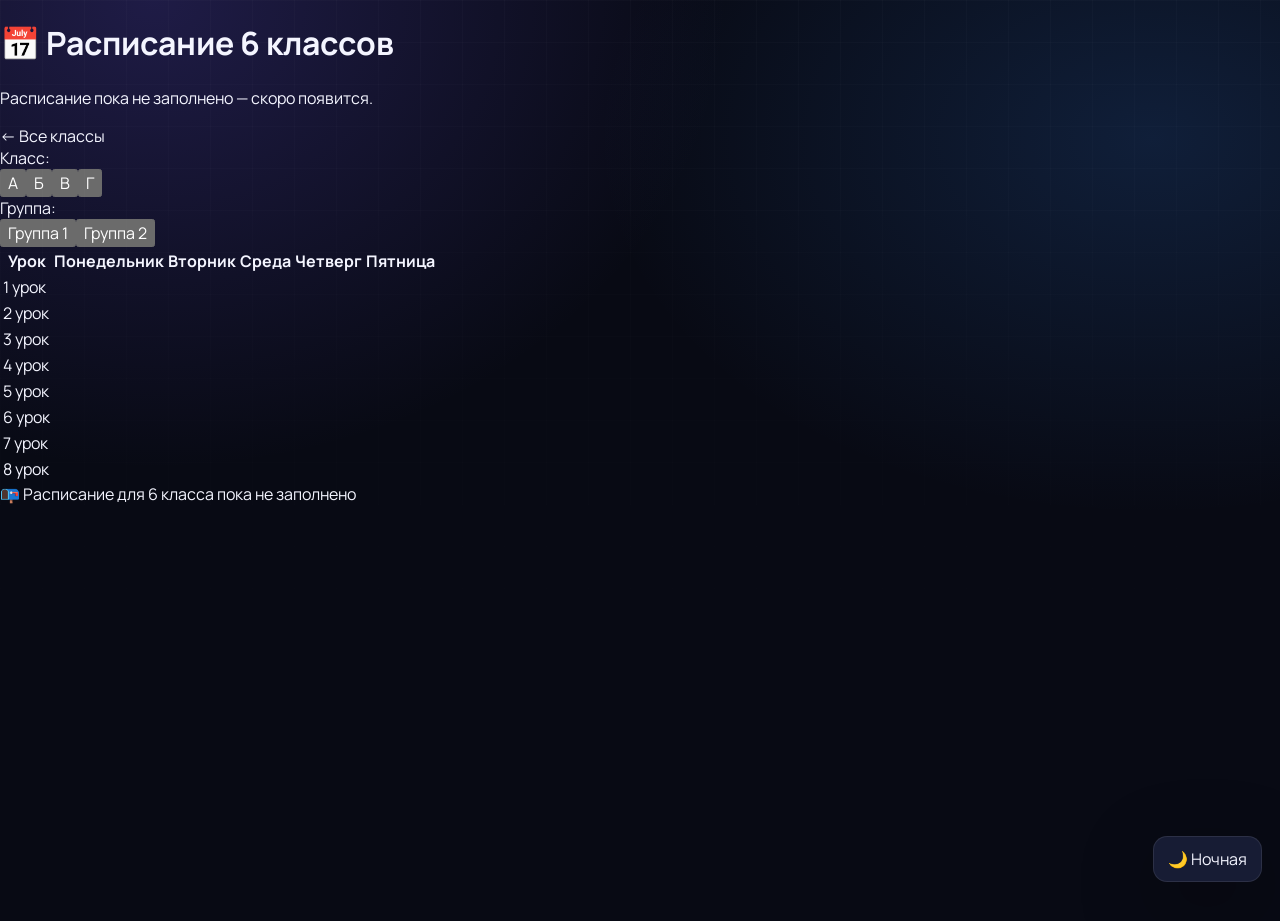
<file: schedule6.html>
<!DOCTYPE html>
<html lang="ru">
<head>
<meta charset="UTF-8">
<meta name="viewport" content="width=device-width, initial-scale=1.0">
<title>Расписание 6 классов</title>
<link rel="stylesheet" href="style.css">
<script>
(function () {
  try {
    var theme = localStorage.getItem('schedule_theme') || 'light';
    var root = document.documentElement;
    if (theme === 'dark') root.classList.add('dark');
    root.classList.add('theme-init');
    window.addEventListener('load', function () {
      setTimeout(function () { root.classList.remove('theme-init'); }, 50);
    });
  } catch (e) {}
})();
</script>
</head>
<body>
<div class="wrap">

  <header>
    <div>
      <h1>📅 Расписание 6 классов</h1>
      <p>Расписание пока не заполнено — скоро появится.</p>
    </div>
    <a class="back-link" href="index.html">← Все классы</a>
  </header>

  <div class="controls">
    <div class="control-row">
      <span class="control-label">Класс:</span>
      <div class="btn-group" id="class-btns"></div>
    </div>
    <div class="control-row">
      <span class="control-label">Группа:</span>
      <div class="btn-group" id="group-btns"></div>
    </div>
  </div>

  <div class="table-container">
    <table>
      <thead>
        <tr>
          <th class="lesson-num">Урок</th>
          <th class="day-header" data-day="0">Понедельник</th>
          <th class="day-header" data-day="1">Вторник</th>
          <th class="day-header" data-day="2">Среда</th>
          <th class="day-header" data-day="3">Четверг</th>
          <th class="day-header" data-day="4">Пятница</th>
        </tr>
      </thead>
      <tbody id="tbody"></tbody>
    </table>
    <div class="empty-hint">📭 Расписание для 6 класса пока не заполнено</div>
  </div>

</div>

<button class="theme-toggle" id="theme-toggle" type="button" aria-label="Переключить тему">
  <span class="theme-icon">🌙</span>
  <span class="theme-text">Ночная</span>
</button>

<script>
const DAYS = 5;
const LESSONS = 8;
const THEME_KEY = 'schedule_theme';

const CLASSES = ['А', 'Б', 'В', 'Г'];
const GROUPS  = ['Группа 1', 'Группа 2'];

let CURRENT_CLASS = 'А';
let CURRENT_GROUP = 'Группа 1';

function applyTheme(theme) {
  const btn = document.getElementById('theme-toggle');
  const icon = btn.querySelector('.theme-icon');
  const text = btn.querySelector('.theme-text');
  const root = document.documentElement;
  if (theme === 'dark') {
    root.classList.add('dark');
    icon.textContent = '☀️';
    text.textContent = 'Дневная';
  } else {
    root.classList.remove('dark');
    icon.textContent = '🌙';
    text.textContent = 'Ночная';
  }
}

function initTheme() {
  const saved = localStorage.getItem(THEME_KEY) || 'light';
  applyTheme(saved);
  document.getElementById('theme-toggle').addEventListener('click', () => {
    const isDark = document.documentElement.classList.contains('dark');
    const next = isDark ? 'light' : 'dark';
    localStorage.setItem(THEME_KEY, next);
    applyTheme(next);
  });
}

function renderButtons() {
  const classBtns = document.getElementById('class-btns');
  const groupBtns = document.getElementById('group-btns');
  classBtns.innerHTML = '';
  groupBtns.innerHTML = '';

  CLASSES.forEach(cls => {
    const btn = document.createElement('button');
    btn.className = 'ctrl-btn' + (cls === CURRENT_CLASS ? ' active' : '');
    btn.textContent = cls;
    btn.onclick = () => {
      CURRENT_CLASS = cls;
      renderButtons();
      renderTable();
    };
    classBtns.appendChild(btn);
  });

  GROUPS.forEach(grp => {
    const btn = document.createElement('button');
    btn.className = 'ctrl-btn' + (grp === CURRENT_GROUP ? ' active' : '');
    btn.textContent = grp;
    btn.onclick = () => {
      CURRENT_GROUP = grp;
      renderButtons();
      renderTable();
    };
    groupBtns.appendChild(btn);
  });
}

function renderTable() {
  const tbody = document.getElementById('tbody');
  tbody.innerHTML = '';

  for (let r = 0; r < LESSONS; r++) {
    const tr = document.createElement('tr');
    const th = document.createElement('td');
    th.className = 'lesson-num';
    th.textContent = (r + 1) + ' урок';
    tr.appendChild(th);

    for (let d = 0; d < DAYS; d++) {
      const td = document.createElement('td');
      td.className = 'cell';
      td.textContent = '';
      tr.appendChild(td);
    }
    tbody.appendChild(tr);
  }
}

initTheme();
renderButtons();
renderTable();
</script>
</body>
</html>
</file>
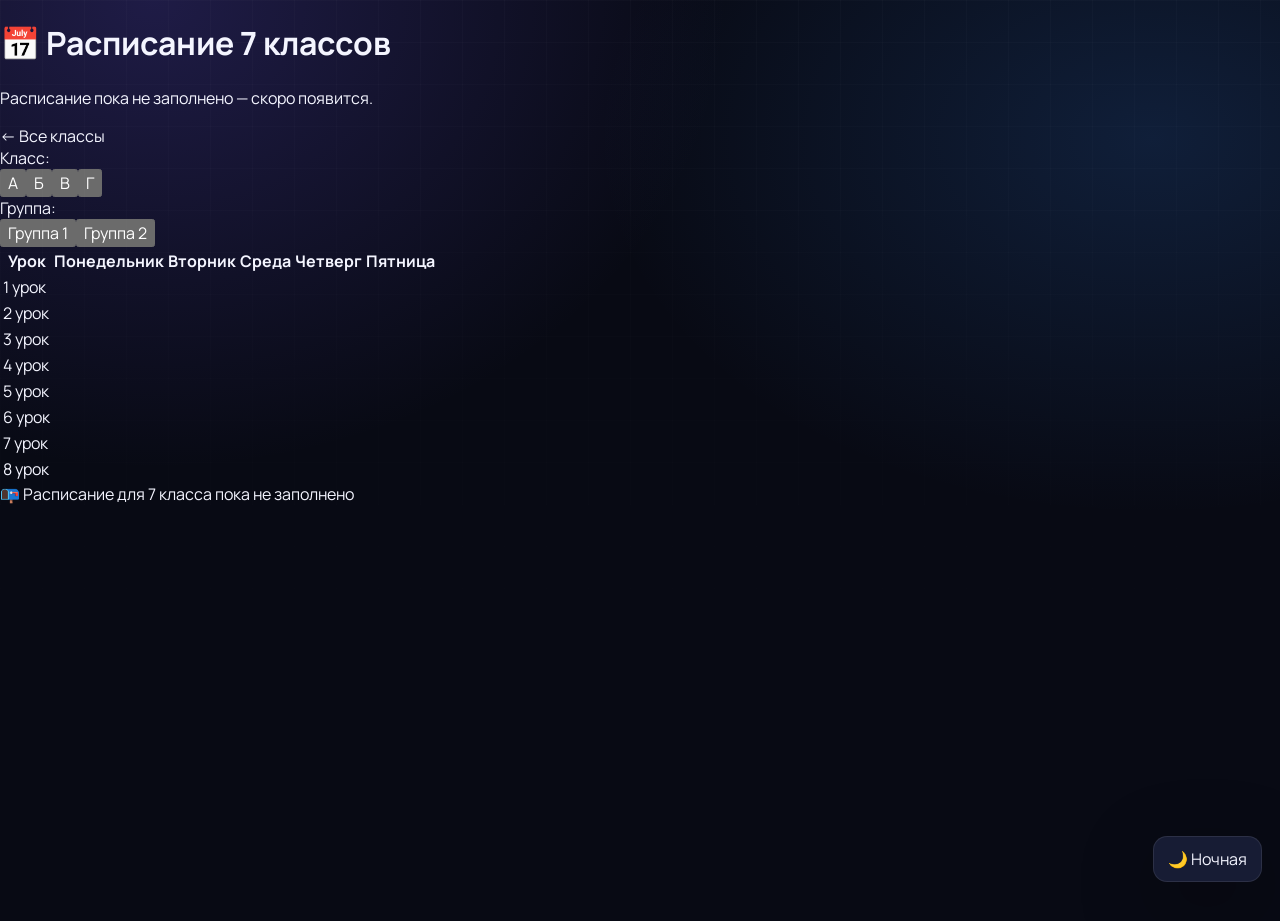
<file: schedule7.html>
<!DOCTYPE html>
<html lang="ru">
<head>
<meta charset="UTF-8">
<meta name="viewport" content="width=device-width, initial-scale=1.0">
<title>Расписание 7 классов</title>
<link rel="stylesheet" href="style.css">
<script>
(function () {
  try {
    var theme = localStorage.getItem('schedule_theme') || 'light';
    var root = document.documentElement;
    if (theme === 'dark') root.classList.add('dark');
    root.classList.add('theme-init');
    window.addEventListener('load', function () {
      setTimeout(function () { root.classList.remove('theme-init'); }, 50);
    });
  } catch (e) {}
})();
</script>
</head>
<body>
<div class="wrap">

  <header>
    <div>
      <h1>📅 Расписание 7 классов</h1>
      <p>Расписание пока не заполнено — скоро появится.</p>
    </div>
    <a class="back-link" href="index.html">← Все классы</a>
  </header>

  <div class="controls">
    <div class="control-row">
      <span class="control-label">Класс:</span>
      <div class="btn-group" id="class-btns"></div>
    </div>
    <div class="control-row">
      <span class="control-label">Группа:</span>
      <div class="btn-group" id="group-btns"></div>
    </div>
  </div>

  <div class="table-container">
    <table>
      <thead>
        <tr>
          <th class="lesson-num">Урок</th>
          <th class="day-header" data-day="0">Понедельник</th>
          <th class="day-header" data-day="1">Вторник</th>
          <th class="day-header" data-day="2">Среда</th>
          <th class="day-header" data-day="3">Четверг</th>
          <th class="day-header" data-day="4">Пятница</th>
        </tr>
      </thead>
      <tbody id="tbody"></tbody>
    </table>
    <div class="empty-hint">📭 Расписание для 7 класса пока не заполнено</div>
  </div>

</div>

<button class="theme-toggle" id="theme-toggle" type="button" aria-label="Переключить тему">
  <span class="theme-icon">🌙</span>
  <span class="theme-text">Ночная</span>
</button>

<script>
const DAYS = 5;
const LESSONS = 8;
const THEME_KEY = 'schedule_theme';

const CLASSES = ['А', 'Б', 'В', 'Г'];
const GROUPS  = ['Группа 1', 'Группа 2'];

let CURRENT_CLASS = 'А';
let CURRENT_GROUP = 'Группа 1';

function applyTheme(theme) {
  const btn = document.getElementById('theme-toggle');
  const icon = btn.querySelector('.theme-icon');
  const text = btn.querySelector('.theme-text');
  const root = document.documentElement;
  if (theme === 'dark') {
    root.classList.add('dark');
    icon.textContent = '☀️';
    text.textContent = 'Дневная';
  } else {
    root.classList.remove('dark');
    icon.textContent = '🌙';
    text.textContent = 'Ночная';
  }
}

function initTheme() {
  const saved = localStorage.getItem(THEME_KEY) || 'light';
  applyTheme(saved);
  document.getElementById('theme-toggle').addEventListener('click', () => {
    const isDark = document.documentElement.classList.contains('dark');
    const next = isDark ? 'light' : 'dark';
    localStorage.setItem(THEME_KEY, next);
    applyTheme(next);
  });
}

function renderButtons() {
  const classBtns = document.getElementById('class-btns');
  const groupBtns = document.getElementById('group-btns');
  classBtns.innerHTML = '';
  groupBtns.innerHTML = '';

  CLASSES.forEach(cls => {
    const btn = document.createElement('button');
    btn.className = 'ctrl-btn' + (cls === CURRENT_CLASS ? ' active' : '');
    btn.textContent = cls;
    btn.onclick = () => {
      CURRENT_CLASS = cls;
      renderButtons();
      renderTable();
    };
    classBtns.appendChild(btn);
  });

  GROUPS.forEach(grp => {
    const btn = document.createElement('button');
    btn.className = 'ctrl-btn' + (grp === CURRENT_GROUP ? ' active' : '');
    btn.textContent = grp;
    btn.onclick = () => {
      CURRENT_GROUP = grp;
      renderButtons();
      renderTable();
    };
    groupBtns.appendChild(btn);
  });
}

function renderTable() {
  const tbody = document.getElementById('tbody');
  tbody.innerHTML = '';

  for (let r = 0; r < LESSONS; r++) {
    const tr = document.createElement('tr');
    const th = document.createElement('td');
    th.className = 'lesson-num';
    th.textContent = (r + 1) + ' урок';
    tr.appendChild(th);

    for (let d = 0; d < DAYS; d++) {
      const td = document.createElement('td');
      td.className = 'cell';
      td.textContent = '';
      tr.appendChild(td);
    }
    tbody.appendChild(tr);
  }
}

initTheme();
renderButtons();
renderTable();
</script>
</body>
</html>
</file>
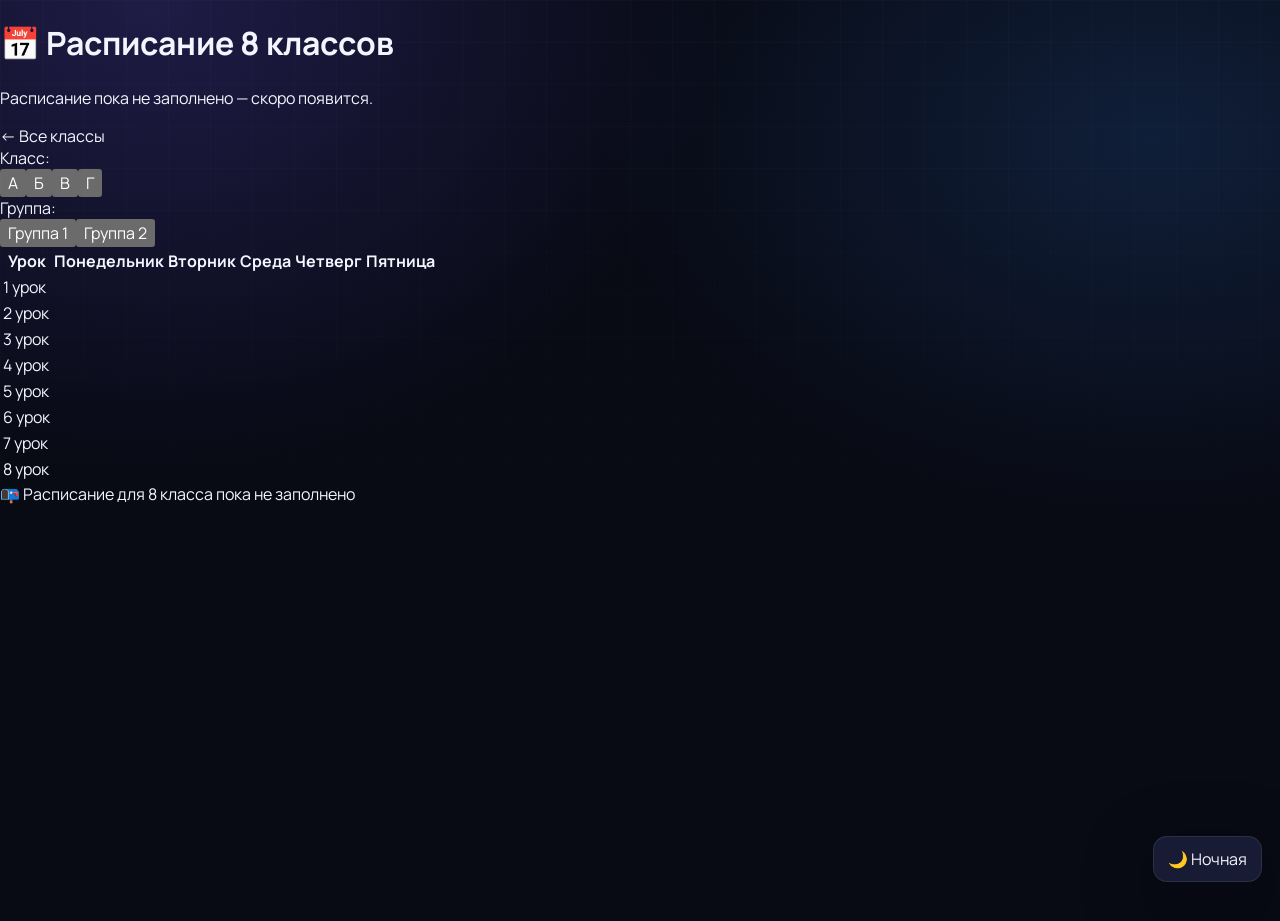
<file: schedule8.html>
<!DOCTYPE html>
<html lang="ru">
<head>
<meta charset="UTF-8">
<meta name="viewport" content="width=device-width, initial-scale=1.0">
<title>Расписание 8 классов</title>
<link rel="stylesheet" href="style.css">
<script>
(function () {
  try {
    var theme = localStorage.getItem('schedule_theme') || 'light';
    var root = document.documentElement;
    if (theme === 'dark') root.classList.add('dark');
    root.classList.add('theme-init');
    window.addEventListener('load', function () {
      setTimeout(function () { root.classList.remove('theme-init'); }, 50);
    });
  } catch (e) {}
})();
</script>
</head>
<body>
<div class="wrap">

  <header>
    <div>
      <h1>📅 Расписание 8 классов</h1>
      <p>Расписание пока не заполнено — скоро появится.</p>
    </div>
    <a class="back-link" href="index.html">← Все классы</a>
  </header>

  <div class="controls">
    <div class="control-row">
      <span class="control-label">Класс:</span>
      <div class="btn-group" id="class-btns"></div>
    </div>
    <div class="control-row">
      <span class="control-label">Группа:</span>
      <div class="btn-group" id="group-btns"></div>
    </div>
  </div>

  <div class="table-container">
    <table>
      <thead>
        <tr>
          <th class="lesson-num">Урок</th>
          <th class="day-header" data-day="0">Понедельник</th>
          <th class="day-header" data-day="1">Вторник</th>
          <th class="day-header" data-day="2">Среда</th>
          <th class="day-header" data-day="3">Четверг</th>
          <th class="day-header" data-day="4">Пятница</th>
        </tr>
      </thead>
      <tbody id="tbody"></tbody>
    </table>
    <div class="empty-hint">📭 Расписание для 8 класса пока не заполнено</div>
  </div>

</div>

<button class="theme-toggle" id="theme-toggle" type="button" aria-label="Переключить тему">
  <span class="theme-icon">🌙</span>
  <span class="theme-text">Ночная</span>
</button>

<script>
const DAYS = 5;
const LESSONS = 8;
const THEME_KEY = 'schedule_theme';

const CLASSES = ['А', 'Б', 'В', 'Г'];
const GROUPS  = ['Группа 1', 'Группа 2'];

let CURRENT_CLASS = 'А';
let CURRENT_GROUP = 'Группа 1';

function applyTheme(theme) {
  const btn = document.getElementById('theme-toggle');
  const icon = btn.querySelector('.theme-icon');
  const text = btn.querySelector('.theme-text');
  const root = document.documentElement;
  if (theme === 'dark') {
    root.classList.add('dark');
    icon.textContent = '☀️';
    text.textContent = 'Дневная';
  } else {
    root.classList.remove('dark');
    icon.textContent = '🌙';
    text.textContent = 'Ночная';
  }
}

function initTheme() {
  const saved = localStorage.getItem(THEME_KEY) || 'light';
  applyTheme(saved);
  document.getElementById('theme-toggle').addEventListener('click', () => {
    const isDark = document.documentElement.classList.contains('dark');
    const next = isDark ? 'light' : 'dark';
    localStorage.setItem(THEME_KEY, next);
    applyTheme(next);
  });
}

function renderButtons() {
  const classBtns = document.getElementById('class-btns');
  const groupBtns = document.getElementById('group-btns');
  classBtns.innerHTML = '';
  groupBtns.innerHTML = '';

  CLASSES.forEach(cls => {
    const btn = document.createElement('button');
    btn.className = 'ctrl-btn' + (cls === CURRENT_CLASS ? ' active' : '');
    btn.textContent = cls;
    btn.onclick = () => {
      CURRENT_CLASS = cls;
      renderButtons();
      renderTable();
    };
    classBtns.appendChild(btn);
  });

  GROUPS.forEach(grp => {
    const btn = document.createElement('button');
    btn.className = 'ctrl-btn' + (grp === CURRENT_GROUP ? ' active' : '');
    btn.textContent = grp;
    btn.onclick = () => {
      CURRENT_GROUP = grp;
      renderButtons();
      renderTable();
    };
    groupBtns.appendChild(btn);
  });
}

function renderTable() {
  const tbody = document.getElementById('tbody');
  tbody.innerHTML = '';

  for (let r = 0; r < LESSONS; r++) {
    const tr = document.createElement('tr');
    const th = document.createElement('td');
    th.className = 'lesson-num';
    th.textContent = (r + 1) + ' урок';
    tr.appendChild(th);

    for (let d = 0; d < DAYS; d++) {
      const td = document.createElement('td');
      td.className = 'cell';
      td.textContent = '';
      tr.appendChild(td);
    }
    tbody.appendChild(tr);
  }
}

initTheme();
renderButtons();
renderTable();
</script>
</body>
</html>
</file>
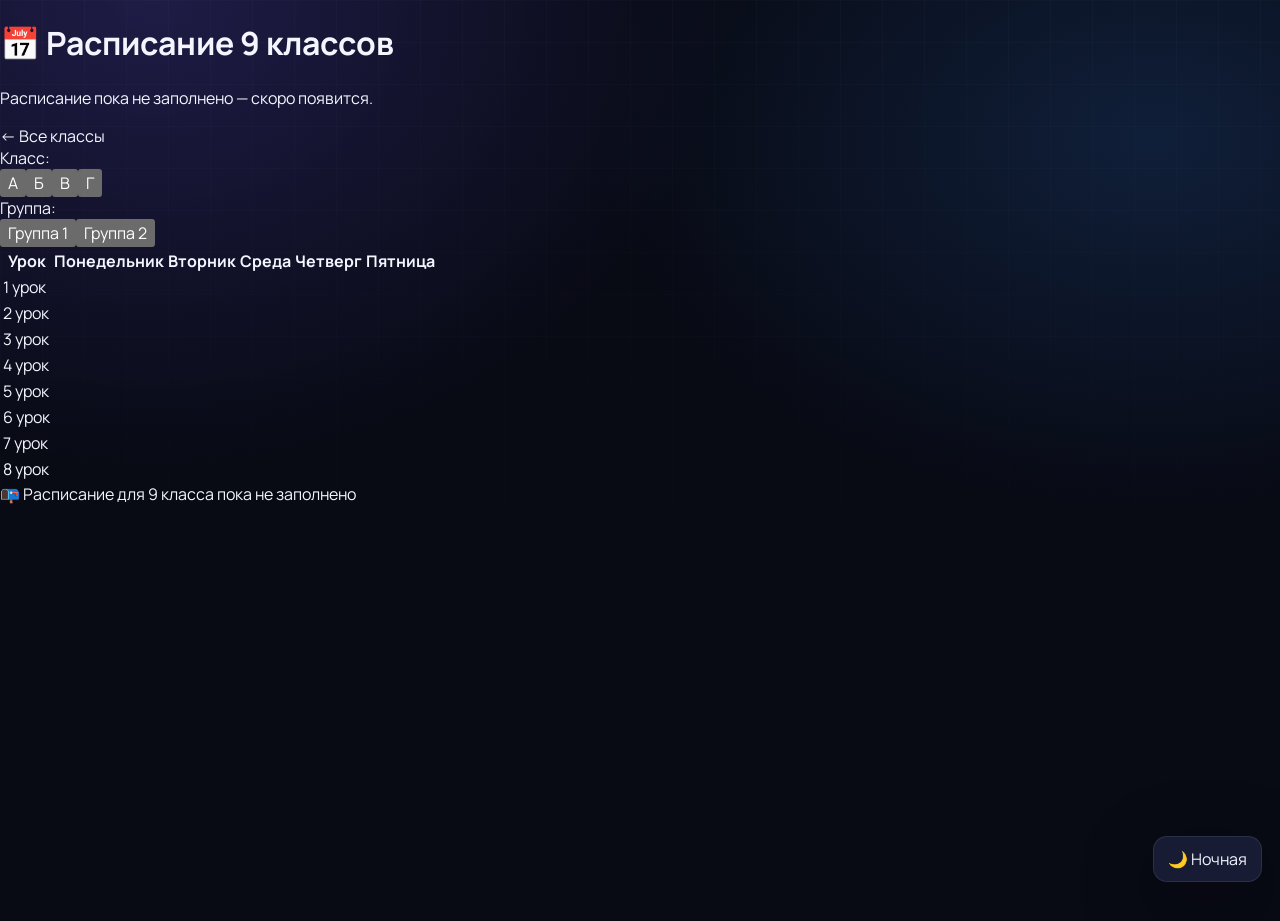
<file: schedule9.html>
<!DOCTYPE html>
<html lang="ru">
<head>
<meta charset="UTF-8">
<meta name="viewport" content="width=device-width, initial-scale=1.0">
<title>Расписание 9 классов</title>
<link rel="stylesheet" href="style.css">
<script>
(function () {
  try {
    var theme = localStorage.getItem('schedule_theme') || 'light';
    var root = document.documentElement;
    if (theme === 'dark') root.classList.add('dark');
    root.classList.add('theme-init');
    window.addEventListener('load', function () {
      setTimeout(function () { root.classList.remove('theme-init'); }, 50);
    });
  } catch (e) {}
})();
</script>
</head>
<body>
<div class="wrap">

  <header>
    <div>
      <h1>📅 Расписание 9 классов</h1>
      <p>Расписание пока не заполнено — скоро появится.</p>
    </div>
    <a class="back-link" href="index.html">← Все классы</a>
  </header>

  <div class="controls">
    <div class="control-row">
      <span class="control-label">Класс:</span>
      <div class="btn-group" id="class-btns"></div>
    </div>
    <div class="control-row">
      <span class="control-label">Группа:</span>
      <div class="btn-group" id="group-btns"></div>
    </div>
  </div>

  <div class="table-container">
    <table>
      <thead>
        <tr>
          <th class="lesson-num">Урок</th>
          <th class="day-header" data-day="0">Понедельник</th>
          <th class="day-header" data-day="1">Вторник</th>
          <th class="day-header" data-day="2">Среда</th>
          <th class="day-header" data-day="3">Четверг</th>
          <th class="day-header" data-day="4">Пятница</th>
        </tr>
      </thead>
      <tbody id="tbody"></tbody>
    </table>
    <div class="empty-hint">📭 Расписание для 9 класса пока не заполнено</div>
  </div>

</div>

<button class="theme-toggle" id="theme-toggle" type="button" aria-label="Переключить тему">
  <span class="theme-icon">🌙</span>
  <span class="theme-text">Ночная</span>
</button>

<script>
const DAYS = 5;
const LESSONS = 8;
const THEME_KEY = 'schedule_theme';

const CLASSES = ['А', 'Б', 'В', 'Г'];
const GROUPS  = ['Группа 1', 'Группа 2'];

let CURRENT_CLASS = 'А';
let CURRENT_GROUP = 'Группа 1';

function applyTheme(theme) {
  const btn = document.getElementById('theme-toggle');
  const icon = btn.querySelector('.theme-icon');
  const text = btn.querySelector('.theme-text');
  const root = document.documentElement;
  if (theme === 'dark') {
    root.classList.add('dark');
    icon.textContent = '☀️';
    text.textContent = 'Дневная';
  } else {
    root.classList.remove('dark');
    icon.textContent = '🌙';
    text.textContent = 'Ночная';
  }
}

function initTheme() {
  const saved = localStorage.getItem(THEME_KEY) || 'light';
  applyTheme(saved);
  document.getElementById('theme-toggle').addEventListener('click', () => {
    const isDark = document.documentElement.classList.contains('dark');
    const next = isDark ? 'light' : 'dark';
    localStorage.setItem(THEME_KEY, next);
    applyTheme(next);
  });
}

function renderButtons() {
  const classBtns = document.getElementById('class-btns');
  const groupBtns = document.getElementById('group-btns');
  classBtns.innerHTML = '';
  groupBtns.innerHTML = '';

  CLASSES.forEach(cls => {
    const btn = document.createElement('button');
    btn.className = 'ctrl-btn' + (cls === CURRENT_CLASS ? ' active' : '');
    btn.textContent = cls;
    btn.onclick = () => {
      CURRENT_CLASS = cls;
      renderButtons();
      renderTable();
    };
    classBtns.appendChild(btn);
  });

  GROUPS.forEach(grp => {
    const btn = document.createElement('button');
    btn.className = 'ctrl-btn' + (grp === CURRENT_GROUP ? ' active' : '');
    btn.textContent = grp;
    btn.onclick = () => {
      CURRENT_GROUP = grp;
      renderButtons();
      renderTable();
    };
    groupBtns.appendChild(btn);
  });
}

function renderTable() {
  const tbody = document.getElementById('tbody');
  tbody.innerHTML = '';

  for (let r = 0; r < LESSONS; r++) {
    const tr = document.createElement('tr');
    const th = document.createElement('td');
    th.className = 'lesson-num';
    th.textContent = (r + 1) + ' урок';
    tr.appendChild(th);

    for (let d = 0; d < DAYS; d++) {
      const td = document.createElement('td');
      td.className = 'cell';
      td.textContent = '';
      tr.appendChild(td);
    }
    tbody.appendChild(tr);
  }
}

initTheme();
renderButtons();
renderTable();
</script>
</body>
</html>
</file>
<file: style.css>
@import url('https://fonts.googleapis.com/css2?family=Manrope:wght@400;500;600;700;800&display=swap');
:root{color-scheme:dark;--bg:#080a14;--panel:rgba(20,24,43,.78);--panel2:rgba(29,34,59,.76);--text:#f4f5ff;--muted:#a3a9c5;--line:rgba(255,255,255,.09);--accent:#8b7cff;--accent2:#5e8cff;--good:#50d6ad;--shadow:0 24px 80px rgba(0,0,0,.32)}
*{box-sizing:border-box}html{scroll-behavior:smooth}body{margin:0;min-height:100vh;font-family:Manrope,system-ui,sans-serif;color:var(--text);background:radial-gradient(ellipse at 12% 0%,rgba(99,80,220,.25),transparent 36%),radial-gradient(ellipse at 90% 15%,rgba(51,125,226,.18),transparent 34%),var(--bg)}body:before{content:"";position:fixed;inset:0;pointer-events:none;background-image:linear-gradient(rgba(255,255,255,.018) 1px,transparent 1px),linear-gradient(90deg,rgba(255,255,255,.018) 1px,transparent 1px);background-size:42px 42px;mask-image:linear-gradient(to bottom,black,transparent 80%)}a{color:inherit;text-decoration:none}button,input{font:inherit}.shell{width:min(1160px,calc(100% - 36px));margin:auto;position:relative}.topbar{display:flex;align-items:center;justify-content:space-between;padding:24px 0}.brand{display:flex;align-items:center;gap:12px;font-weight:800;letter-spacing:.13em}.brand-mark{display:grid;place-items:center;width:38px;height:38px;border-radius:13px;background:linear-gradient(135deg,#8274ff,#4e8dff);box-shadow:0 8px 26px #6458dd55}.navlink,.ghost-btn{color:var(--muted);border:1px solid var(--line);border-radius:13px;padding:10px 15px;background:#ffffff08}.hero{padding:54px 0 42px;display:grid;grid-template-columns:1.15fr .85fr;align-items:center;gap:36px}.eyebrow{display:inline-flex;gap:8px;align-items:center;color:#b9b1ff;background:#8878ff18;border:1px solid #8878ff35;padding:8px 12px;border-radius:999px;font-size:12px;font-weight:800;letter-spacing:.09em;text-transform:uppercase}.hero h1{font-size:clamp(42px,6vw,72px);line-height:1.02;letter-spacing:-.06em;margin:22px 0 18px}.gradient{background:linear-gradient(100deg,#a99dff,#7cb9ff);-webkit-background-clip:text;background-clip:text;color:transparent}.lead{color:var(--muted);font-size:17px;line-height:1.7;max-width:560px}.primary{display:inline-flex;align-items:center;gap:10px;margin-top:18px;padding:14px 20px;border-radius:15px;background:linear-gradient(110deg,#7969f5,#528cf5);font-weight:800;box-shadow:0 12px 32px #655ce755}.hero-art{min-height:280px;position:relative;display:grid;place-items:center}.orb{width:min(290px,70vw);aspect-ratio:1;border-radius:50%;background:radial-gradient(circle at 35% 30%,#b5aaff,#7568ed 35%,#344b9a 70%,#1a2450);box-shadow:0 0 90px #6f65ff55,inset -20px -25px 55px #080a14aa;position:relative}.orb:after{content:"";position:absolute;inset:15%;border:1px solid #ffffff50;border-radius:50%;transform:rotate(-30deg) scaleX(1.45)}.float-card{position:absolute;background:rgba(26,31,57,.88);border:1px solid var(--line);padding:15px 18px;border-radius:17px;box-shadow:var(--shadow);backdrop-filter:blur(16px)}.float-card strong{display:block;font-size:20px}.float-card small{color:var(--muted)}.fc1{top:12%;left:0}.fc2{right:0;bottom:13%}.section-head{display:flex;justify-content:space-between;align-items:end;gap:20px;margin:26px 0 20px}.section-head h2{font-size:27px;letter-spacing:-.04em;margin:0}.section-head p{margin:7px 0 0;color:var(--muted)}.class-grid{display:grid;grid-template-columns:repeat(4,1fr);gap:16px}.class-card,.glass{background:linear-gradient(145deg,rgba(31,36,64,.88),rgba(15,19,36,.82));border:1px solid var(--line);border-radius:22px;box-shadow:var(--shadow);backdrop-filter:blur(18px)}.class-card{padding:22px;transition:.22s transform,.22s border-color}.class-card:hover{transform:translateY(-5px);border-color:#9c91ff88}.class-num{font-size:38px;font-weight:800;letter-spacing:-.06em}.class-card p{color:var(--muted);margin:7px 0 18px}.card-link{color:#b9b1ff;font-weight:800}.footer{padding:46px 0 28px;color:#777f9e;font-size:13px}.page-head{padding:30px 0 22px}.page-head h1{font-size:clamp(32px,5vw,48px);letter-spacing:-.05em;margin:12px 0 8px}.muted{color:var(--muted)}.toolbar{display:flex;flex-wrap:wrap;gap:12px;align-items:center;margin:20px 0}.pill-row{display:flex;gap:8px;flex-wrap:wrap}.pill{border:1px solid var(--line);color:var(--muted);background:#ffffff08;padding:10px 15px;border-radius:12px;cursor:pointer}.pill.active{background:linear-gradient(110deg,#7869ed,#4f83e7);color:white;border-color:transparent;box-shadow:0 7px 22px #625ce644}.schedule-wrap{overflow:auto;border-radius:22px}.schedule{width:100%;border-collapse:separate;border-spacing:0;min-width:780px}.schedule th,.schedule td{padding:16px 14px;text-align:left;border-bottom:1px solid var(--line);border-right:1px solid var(--line);vertical-align:top}.schedule th{color:#b9b1ff;font-size:12px;text-transform:uppercase;letter-spacing:.08em;background:#ffffff08}.schedule td{color:#e8eaff;line-height:1.45}.schedule tr:last-child td{border-bottom:0}.schedule td:first-child,.schedule th:first-child{color:var(--muted);width:90px}.lesson{font-weight:700}.lesson small{display:block;color:var(--muted);font-weight:500;margin-top:5px}.empty{color:#68718f!important}.mobile-days{display:none}.day-card{padding:18px;margin:12px 0}.day-card h3{margin:0 0 12px}.lesson-row{display:grid;grid-template-columns:76px 1fr;gap:12px;padding:11px 0;border-bottom:1px solid var(--line)}.lesson-row:last-child{border:0}.lesson-time{font-size:12px;color:#a8a0ff;font-weight:800}.lesson-name{font-weight:700}.lesson-name.empty{font-weight:500}.status{display:inline-flex;align-items:center;gap:7px;color:var(--good);font-size:12px}.status:before{content:"";width:7px;height:7px;border-radius:50%;background:currentColor;box-shadow:0 0 12px currentColor}.admin-grid{display:grid;grid-template-columns:repeat(3,1fr);gap:12px}.field{width:100%;padding:13px 14px;border:1px solid var(--line);border-radius:13px;background:#090d1c;color:var(--text);outline:none}.field:focus{border-color:#8c80ff}.admin-table{width:100%;border-collapse:collapse;min-width:760px}.admin-table th,.admin-table td{padding:9px;border-bottom:1px solid var(--line);text-align:left}.admin-table input{min-width:120px}.action{border:0;border-radius:13px;padding:12px 17px;color:white;background:linear-gradient(110deg,#7969f5,#528cf5);font-weight:800;cursor:pointer}.action.secondary{background:#ffffff10;border:1px solid var(--line)}.message{padding:12px 15px;border-radius:12px;margin:12px 0;display:none}.message.show{display:block;background:#50d6ad18;border:1px solid #50d6ad55;color:#8ce9cb}.message.error{background:#ff657418;border-color:#ff657455;color:#ff9eaa}.theme-toggle{position:fixed;right:18px;bottom:18px;border:1px solid var(--line);background:#171c34;color:var(--text);padding:11px 14px;border-radius:14px;cursor:pointer;box-shadow:var(--shadow)}@media(max-width:850px){.hero{grid-template-columns:1fr;padding-top:34px}.hero-art{min-height:220px}.class-grid{grid-template-columns:repeat(2,1fr)}.admin-grid{grid-template-columns:1fr}.schedule-wrap{display:none}.mobile-days{display:block}}@media(max-width:520px){.shell{width:min(100% - 24px,1160px)}.topbar{padding:16px 0}.hero h1{font-size:43px}.lead{font-size:15px}.class-grid{gap:10px}.class-card{padding:17px}.class-num{font-size:32px}.section-head{align-items:start;flex-direction:column}.float-card{padding:11px 13px}.theme-toggle{right:12px;bottom:12px}}
html[data-theme="light"]{color-scheme:light;--bg:#f4f5ff;--panel:rgba(255,255,255,.82);--panel2:rgba(255,255,255,.9);--text:#171a2c;--muted:#69708a;--line:rgba(30,35,70,.12);--shadow:0 20px 60px rgba(48,55,110,.12)}html[data-theme="light"] body{background:radial-gradient(ellipse at 12% 0%,rgba(130,115,255,.18),transparent 36%),radial-gradient(ellipse at 90% 15%,rgba(75,150,240,.15),transparent 34%),var(--bg)}html[data-theme="light"] .class-card,html[data-theme="light"] .glass{background:linear-gradient(145deg,rgba(255,255,255,.94),rgba(245,246,255,.9))}html[data-theme="light"] .schedule td{color:#252943}html[data-theme="light"] .schedule th{background:#edf0ff}html[data-theme="light"] .field{background:#fff;color:#171a2c}html[data-theme="light"] .float-card{background:rgba(255,255,255,.92);color:#171a2c}html[data-theme="light"] .theme-toggle{background:#fff;color:#171a2c}
</file>
